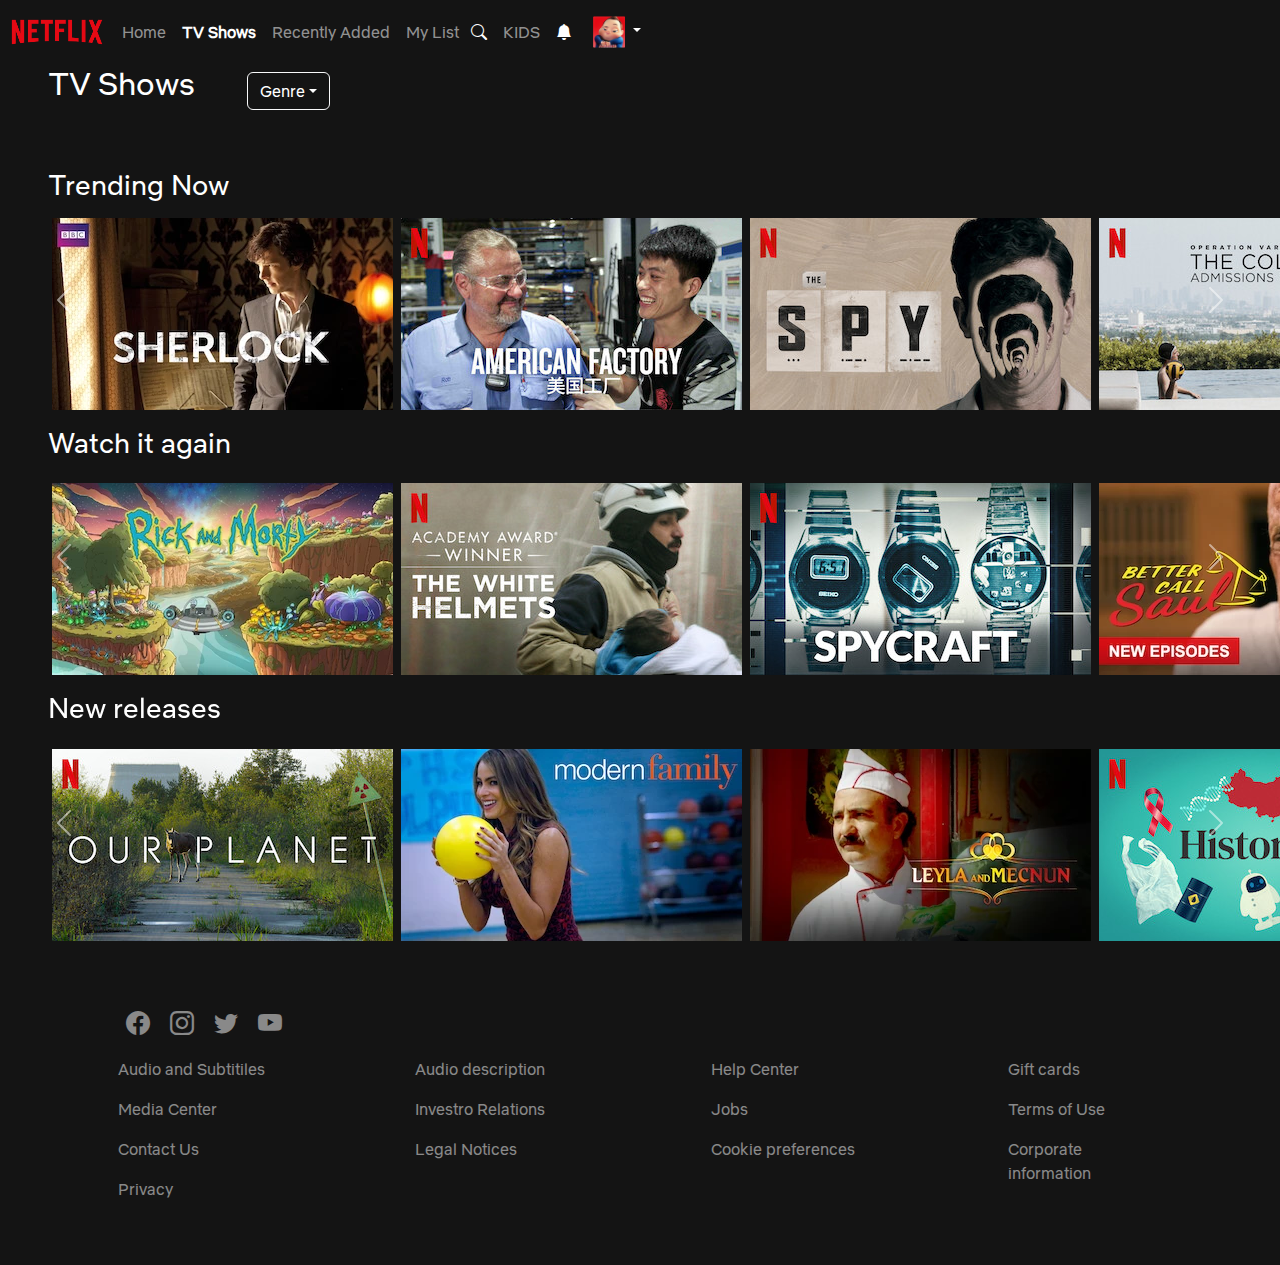
<file: index.html>
<!DOCTYPE html>
<html lang="en">
  <head>
    <meta charset="UTF-8" />
    <meta http-equiv="X-UA-Compatible" content="IE=edge" />
    <meta name="viewport" content="width=device-width, initial-scale=1.0" />
    <link
      rel="stylesheet"
      href="https://cdn.jsdelivr.net/npm/bootstrap@4.6.2/dist/css/bootstrap.min.css"
      integrity="sha384-xOolHFLEh07PJGoPkLv1IbcEPTNtaed2xpHsD9ESMhqIYd0nLMwNLD69Npy4HI+N"
      crossorigin="anonymous"
    />
    <link href="https://cdn.jsdelivr.net/npm/bootstrap@5.0.0-beta2/dist/css/bootstrap.min.css" rel="stylesheet">
    <link
      rel="stylesheet"
      href="https://cdn.jsdelivr.net/npm/bootstrap-icons@1.9.1/font/bootstrap-icons.css"
    />
    <link rel="preconnect" href="https://fonts.googleapis.com" />
    <link rel="stylesheet" href="style.css" />
    <title>Netflix</title>
  </head>
  <body>
    <nav class="navbar navbar-expand-lg navbar-dark px-5>
      <a class="navbar-brand" href="#"
        ><img src="assets/netflix_logo.png" height="48"
      /></a>

      <button
        class="navbar-toggler"
        type="button"
        data-toggle="collapse"
        data-target="#navbarSupportedContent"
        aria-controls="navbarSupportedContent"
        aria-expanded="false"
        aria-label="Toggle navigation"
      >
        <span class="navbar-toggler-icon"></span>
      </button>

      <div class="collapse navbar-collapse" id="navbarSupportedContent">
        <ul class="navbar-nav mr-auto">
          <li class="nav-item">
            <a class="nav-link" href="#"
              >Home</a
            >
          </li>
          <li class="nav-item">
            <a class="nav-link active" href="#">TV Shows</a>
          </li>
          <li class="nav-item">
            <a class="nav-link" href="#">Recently Added</a>
          </li>
          <li class="nav-item">
            <a class="nav-link" href="#">My List</a>
          </li>
        </ul>
        <ul class="navbar-nav  flex-row flex-md-col align-items-center mr-auto mr-lg-0 ">
          <li class="nav-item px-1">
          <div class="input-icon-wrapper">
            <i class="bi bi-search input-icon nav-item""></i>
          </div>
          <li class="nav-item px-1">
            <a class="nav-link" href="#">KIDS</a>
          </li>
          <li class="nav-item px-1">
            <i class="bi bi-bell-fill nav-item""></i>
        </li>
        </ul>
        <div class="dropdown px-1">
          <button
            class="btn text-white dropdown-toggle"
            type="button"
            data-toggle="dropdown"
            aria-expanded="false"
          >
            <img src="assets/avatar.png" height="32" width="32" />
          </button>
          <div class="dropdown-menu dropdown-menu-right">

            <a class="dropdown-item" href="user.html">Account</a>
            <a class="dropdown-item" href="settings.html">Settings</a>
          </div>
        </div>
      </div>
    </nav>
<div class="container-fluid px-5">
<h2 class="text-bold d-inline">TV Shows</h2>
<div class="dropdown d-inline px-5">
  <button
    class="btn text-white dropdown-toggle border border-light"
    type="button"
    data-toggle="dropdown"
    aria-expanded="false"
  >
  Genre</button>
  <div class="dropdown-menu dropdown-menu-right">
    <a class="dropdown-item" href="#">Action</a>
    <a class="dropdown-item" href="#">Horror</a>
    <a class="dropdown-item" href="#">Comedy</a>
  </div>
</div>
</div>

<div id="myCarousel" class="carousel slide container-fluid px-5" data-bs-ride="carousel">
  <h3 class="py-2">Trending Now</h3>
  <div class="carousel-inner w-100">
      <div class="carousel-item active">
          <div class="col-md-3 col-lg-auto carousel-hover  px-1 mb-1 mb-lg-0  carousel-hover">
              <div class="card card-body">
                  <img class="img-fluid" src="assets/media/media0.webp">
              </div>
              <div class="infos-container p-3">
                <div class="d-flex justify-content-between py-2">
                  <div class="d-flex">
                  <li class="circle play-circle"><i class="bi bi-play-fill"></i></li>
                  <li class="circle"><i class="bi bi-plus"></i></li>
                  <li class="circle"><i class="bi bi-hand-thumbs-up"></i></li>
                    </div>
                  <div>
                    <li class="circle">
                    <i class="bi bi-arrow-down py-2"></i>
                  </li>
                  </div>
                </div>
                <div class="info-row2 py-2"><span class="text-success">98% Match</span><span class="border border-ligh">16+</span><span>4 seasons</span><span><small class="border border-light">HD</span></small></div>
                <div>
                  <ul class="d-flex py-2 px-0">
                    <li class="mx-3">Emotional</li>
                    <li class="mx-3">Drama</li>
                    <li class="mx-3">Medical</li>
                  </ul>
                </div>
              </div>
          </div>
      </div>
      <div class="carousel-item">
          <div class="col-md-3 col-lg-auto carousel-hover  px-1 mb-1 mb-lg-0">
              <div class="card card-body">
                  <img class="img-fluid" src="assets/media/media1.jpg">
              </div>
                            <div class="infos-container p-3">
                <div class="d-flex justify-content-between py-2">
                  <div class="d-flex">
                  <li class="circle play-circle"><i class="bi bi-play-fill"></i></li>
                  <li class="circle"><i class="bi bi-plus"></i></li>
                  <li class="circle"><i class="bi bi-hand-thumbs-up"></i></li>
                    </div>
                  <div>
                    <li class="circle">
                    <i class="bi bi-arrow-down py-2"></i>
                  </li>
                  </div>
                </div>
                <div class="info-row2 py-2"><span class="text-success">98% Match</span><span class="border border-ligh">16+</span><span>4 seasons</span><span><small class="border border-light">HD</span></small></div>
                <div>
                  <ul class="d-flex py-2 px-0">
                    <li class="mx-3">Emotional</li>
                    <li class="mx-3">Drama</li>
                    <li class="mx-3">Medical</li>
                  </ul>
                </div>
              </div>
          </div>
      </div>
      <div class="carousel-item">
          <div class="col-md-3 col-lg-auto carousel-hover carousel-hover  px-1 mb-1 mb-lg-0">
              <div class="card card-body">
                  <img class="img-fluid" src="assets/media/media10.jpg">
              </div>
                                                        <div class="infos-container p-3">
                <div class="d-flex justify-content-between py-2">
                  <div class="d-flex">
                  <li class="circle play-circle"><i class="bi bi-play-fill"></i></li>
                  <li class="circle"><i class="bi bi-plus"></i></li>
                  <li class="circle"><i class="bi bi-hand-thumbs-up"></i></li>
                    </div>
                  <div>
                    <li class="circle">
                    <i class="bi bi-arrow-down py-2"></i>
                  </li>
                  </div>
                </div>
                <div class="info-row2 py-2"><span class="text-success">98% Match</span><span class="border border-ligh">16+</span><span>4 seasons</span><span><small class="border border-light">HD</span></small></div>
                <div>
                  <ul class="d-flex py-2 px-0">
                    <li class="mx-3">Emotional</li>
                    <li class="mx-3">Drama</li>
                    <li class="mx-3">Medical</li>
                  </ul>
                </div>
              </div>
          </div>
      </div>
      <div class="carousel-item">
          <div class="col-md-3 col-lg-auto carousel-hover   px-1 mb-1 mb-lg-0">
              <div class="card card-body">
                  <img class="img-fluid" src="assets/media/media11.jpg">
              </div>
                                                        <div class="infos-container p-3">
                <div class="d-flex justify-content-between py-2">
                  <div class="d-flex">
                  <li class="circle play-circle"><i class="bi bi-play-fill"></i></li>
                  <li class="circle"><i class="bi bi-plus"></i></li>
                  <li class="circle"><i class="bi bi-hand-thumbs-up"></i></li>
                    </div>
                  <div>
                    <li class="circle">
                    <i class="bi bi-arrow-down py-2"></i>
                  </li>
                  </div>
                </div>
                <div class="info-row2 py-2"><span class="text-success">98% Match</span><span class="border border-ligh">16+</span><span>4 seasons</span><span><small class="border border-light">HD</span></small></div>
                <div>
                  <ul class="d-flex py-2 px-0">
                    <li class="mx-3">Emotional</li>
                    <li class="mx-3">Drama</li>
                    <li class="mx-3">Medical</li>
                  </ul>
                </div>
              </div>
          </div>
      </div>
      <div class="carousel-item">
          <div class="col-md-3 col-lg-auto carousel-hover   px-1 mb-1 mb-lg-0">
              <div class="card card-body">
                  <img class="img-fluid" src="assets/media/media12.jpg">
              </div>
                                                        <div class="infos-container p-3">
                <div class="d-flex justify-content-between py-2">
                  <div class="d-flex">
                  <li class="circle play-circle"><i class="bi bi-play-fill"></i></li>
                  <li class="circle"><i class="bi bi-plus"></i></li>
                  <li class="circle"><i class="bi bi-hand-thumbs-up"></i></li>
                    </div>
                  <div>
                    <li class="circle">
                    <i class="bi bi-arrow-down py-2"></i>
                  </li>
                  </div>
                </div>
                <div class="info-row2 py-2"><span class="text-success">98% Match</span><span class="border border-ligh">16+</span><span>4 seasons</span><span><small class="border border-light">HD</span></small></div>
                <div>
                  <ul class="d-flex py-2 px-0">
                    <li class="mx-3">Emotional</li>
                    <li class="mx-3">Drama</li>
                    <li class="mx-3">Medical</li>
                  </ul>
                </div>
              </div>
          </div>
      </div>
      <div class="carousel-item">
          <div class="col-md-3 col-lg-auto carousel-hover   px-1 mb-1 mb-lg-0">
              <div class="card card-body">
                  <img class="img-fluid" src="assets/media/media13.jpg">
              </div>
                                                        <div class="infos-container p-3">
                <div class="d-flex justify-content-between py-2">
                  <div class="d-flex">
                  <li class="circle play-circle"><i class="bi bi-play-fill"></i></li>
                  <li class="circle"><i class="bi bi-plus"></i></li>
                  <li class="circle"><i class="bi bi-hand-thumbs-up"></i></li>
                    </div>
                  <div>
                    <li class="circle">
                    <i class="bi bi-arrow-down py-2"></i>
                  </li>
                  </div>
                </div>
                <div class="info-row2 py-2"><span class="text-success">98% Match</span><span class="border border-ligh">16+</span><span>4 seasons</span><span><small class="border border-light">HD</span></small></div>
                <div>
                  <ul class="d-flex py-2 px-0">
                    <li class="mx-3">Emotional</li>
                    <li class="mx-3">Drama</li>
                    <li class="mx-3">Medical</li>
                  </ul>
                </div>
              </div>
          </div>
      </div>
      <div class="carousel-item">
          <div class="col-md-3 col-lg-auto carousel-hover   px-1 mb-1 mb-lg-0">
              <div class="card card-body">
                  <img class="img-fluid" src="assets/media/media14.webp">
              </div>
                                                        <div class="infos-container p-3">
                <div class="d-flex justify-content-between py-2">
                  <div class="d-flex">
                  <li class="circle play-circle"><i class="bi bi-play-fill"></i></li>
                  <li class="circle"><i class="bi bi-plus"></i></li>
                  <li class="circle"><i class="bi bi-hand-thumbs-up"></i></li>
                    </div>
                  <div>
                    <li class="circle">
                    <i class="bi bi-arrow-down py-2"></i>
                  </li>
                  </div>
                </div>
                <div class="info-row2 py-2"><span class="text-success">98% Match</span><span class="border border-ligh">16+</span><span>4 seasons</span><span><small class="border border-light">HD</span></small></div>
                <div>
                  <ul class="d-flex py-2 px-0">
                    <li class="mx-3">Emotional</li>
                    <li class="mx-3">Drama</li>
                    <li class="mx-3">Medical</li>
                  </ul>
                </div>
              </div>
          </div>
      </div>
      <div class="carousel-item">
          <div class="col-md-3 col-lg-auto carousel-hover   px-1 mb-1 mb-lg-0">
              <div class="card card-body">
                  <img class="img-fluid" src="assets/media/media15.jpg">
              </div>
                                            <div class="infos-container p-3">
                <div class="d-flex justify-content-between py-2">
                  <div class="d-flex">
                  <li class="circle play-circle"><i class="bi bi-play-fill"></i></li>
                  <li class="circle"><i class="bi bi-plus"></i></li>
                  <li class="circle"><i class="bi bi-hand-thumbs-up"></i></li>
                    </div>
                  <div>
                    <li class="circle">
                    <i class="bi bi-arrow-down py-2"></i>
                  </li>
                  </div>
                </div>
                <div class="info-row2 py-2"><span class="text-success">98% Match</span><span class="border border-ligh">16+</span><span>4 seasons</span><span><small class="border border-light">HD</span></small></div>
                <div>
                  <ul class="d-flex py-2 px-0">
                    <li class="mx-3">Emotional</li>
                    <li class="mx-3">Drama</li>
                    <li class="mx-3">Medical</li>
                  </ul>
                </div>
              </div>
          </div>
      </div>
  </div>
  <button class="carousel-control-prev" type="button" data-bs-target="#myCarousel" data-bs-slide="prev">
      <span class="carousel-control-prev-icon" aria-hidden="true"></span>
      <span class="visually-hidden">Previous</span>
  </button>
  <button class="carousel-control-next" type="button" data-bs-target="#myCarousel" data-bs-slide="next">
      <span class="carousel-control-next-icon" aria-hidden="true"></span>
      <span class="visually-hidden">Next</span>
  </button>
</div>


<div id="myCarousel2" class="carousel watchit slide container-fluid px-5" data-bs-ride="carousel">
  <h3 class="py-3">Watch it again</h3>
  <div class="carousel-inner w-100 watchit">
      <div class="carousel-item active">
          <div class="col-md-3 col-lg-auto carousel-hover   px-1 mb-1 mb-lg-0">
              <div class="card card-body">
                  <img class="img-fluid" src="assets/media/media16.webp">
              </div>
                                                        <div class="infos-container p-3">
                <div class="d-flex justify-content-between py-2">
                  <div class="d-flex">
                  <li class="circle play-circle"><i class="bi bi-play-fill"></i></li>
                  <li class="circle"><i class="bi bi-plus"></i></li>
                  <li class="circle"><i class="bi bi-hand-thumbs-up"></i></li>
                    </div>
                  <div>
                    <li class="circle">
                    <i class="bi bi-arrow-down py-2"></i>
                  </li>
                  </div>
                </div>
                <div class="info-row2 py-2"><span class="text-success">98% Match</span><span class="border border-ligh">16+</span><span>4 seasons</span><span><small class="border border-light">HD</span></small></div>
                <div>
                  <ul class="d-flex py-2 px-0">
                    <li class="mx-3">Emotional</li>
                    <li class="mx-3">Drama</li>
                    <li class="mx-3">Medical</li>
                  </ul>
                </div>
              </div>
          </div>
      </div>
      <div class="carousel-item">
          <div class="col-md-3 col-lg-auto carousel-hover   px-1 mb-1 mb-lg-0">
              <div class="card card-body">
                  <img class="img-fluid" src="assets/media/media17.jpg">
              </div>
                                                        <div class="infos-container p-3">
                <div class="d-flex justify-content-between py-2">
                  <div class="d-flex">
                  <li class="circle play-circle"><i class="bi bi-play-fill"></i></li>
                  <li class="circle"><i class="bi bi-plus"></i></li>
                  <li class="circle"><i class="bi bi-hand-thumbs-up"></i></li>
                    </div>
                  <div>
                    <li class="circle">
                    <i class="bi bi-arrow-down py-2"></i>
                  </li>
                  </div>
                </div>
                <div class="info-row2 py-2"><span class="text-success">98% Match</span><span class="border border-ligh">16+</span><span>4 seasons</span><span><small class="border border-light">HD</span></small></div>
                <div>
                  <ul class="d-flex py-2 px-0">
                    <li class="mx-3">Emotional</li>
                    <li class="mx-3">Drama</li>
                    <li class="mx-3">Medical</li>
                  </ul>
                </div>
              </div>
          </div>
      </div>
      <div class="carousel-item">
          <div class="col-md-3 col-lg-auto carousel-hover   px-1 mb-1 mb-lg-0">
              <div class="card card-body">
                  <img class="img-fluid" src="assets/media/media18.jpg">
              </div>
                                                        <div class="infos-container p-3">
                <div class="d-flex justify-content-between py-2">
                  <div class="d-flex">
                  <li class="circle play-circle"><i class="bi bi-play-fill"></i></li>
                  <li class="circle"><i class="bi bi-plus"></i></li>
                  <li class="circle"><i class="bi bi-hand-thumbs-up"></i></li>
                    </div>
                  <div>
                    <li class="circle">
                    <i class="bi bi-arrow-down py-2"></i>
                  </li>
                  </div>
                </div>
                <div class="info-row2 py-2"><span class="text-success">98% Match</span><span class="border border-ligh">16+</span><span>4 seasons</span><span><small class="border border-light">HD</span></small></div>
                <div>
                  <ul class="d-flex py-2 px-0">
                    <li class="mx-3">Emotional</li>
                    <li class="mx-3">Drama</li>
                    <li class="mx-3">Medical</li>
                  </ul>
                </div>
              </div>
          </div>
      </div>
      <div class="carousel-item">
          <div class="col-md-3 col-lg-auto carousel-hover   px-1 mb-1 mb-lg-0">
              <div class="card card-body">
                  <img class="img-fluid" src="assets/media/media19.webp">
              </div>
                                                        <div class="infos-container p-3">
                <div class="d-flex justify-content-between py-2">
                  <div class="d-flex">
                  <li class="circle play-circle"><i class="bi bi-play-fill"></i></li>
                  <li class="circle"><i class="bi bi-plus"></i></li>
                  <li class="circle"><i class="bi bi-hand-thumbs-up"></i></li>
                    </div>
                  <div>
                    <li class="circle">
                    <i class="bi bi-arrow-down py-2"></i>
                  </li>
                  </div>
                </div>
                <div class="info-row2 py-2"><span class="text-success">98% Match</span><span class="border border-ligh">16+</span><span>4 seasons</span><span><small class="border border-light">HD</span></small></div>
                <div>
                  <ul class="d-flex py-2 px-0">
                    <li class="mx-3">Emotional</li>
                    <li class="mx-3">Drama</li>
                    <li class="mx-3">Medical</li>
                  </ul>
                </div>
              </div>
          </div>
      </div>
      <div class="carousel-item">
          <div class="col-md-3 col-lg-auto carousel-hover   px-1 mb-1 mb-lg-0">
              <div class="card card-body">
                  <img class="img-fluid" src="assets/media/media20.jpg">
              </div>
                                                        <div class="infos-container p-3">
                <div class="d-flex justify-content-between py-2">
                  <div class="d-flex">
                  <li class="circle play-circle"><i class="bi bi-play-fill"></i></li>
                  <li class="circle"><i class="bi bi-plus"></i></li>
                  <li class="circle"><i class="bi bi-hand-thumbs-up"></i></li>
                    </div>
                  <div>
                    <li class="circle">
                    <i class="bi bi-arrow-down py-2"></i>
                  </li>
                  </div>
                </div>
                <div class="info-row2 py-2"><span class="text-success">98% Match</span><span class="border border-ligh">16+</span><span>4 seasons</span><span><small class="border border-light">HD</span></small></div>
                <div>
                  <ul class="d-flex py-2 px-0">
                    <li class="mx-3">Emotional</li>
                    <li class="mx-3">Drama</li>
                    <li class="mx-3">Medical</li>
                  </ul>
                </div>
              </div>
          </div>
      </div>
      <div class="carousel-item">
          <div class="col-md-3 col-lg-auto carousel-hover   px-1 mb-1 mb-lg-0">
              <div class="card card-body">
                  <img class="img-fluid" src="assets/media/media21.webp">
              </div>
                                                        <div class="infos-container p-3">
                <div class="d-flex justify-content-between py-2">
                  <div class="d-flex">
                  <li class="circle play-circle"><i class="bi bi-play-fill"></i></li>
                  <li class="circle"><i class="bi bi-plus"></i></li>
                  <li class="circle"><i class="bi bi-hand-thumbs-up"></i></li>
                    </div>
                  <div>
                    <li class="circle">
                    <i class="bi bi-arrow-down py-2"></i>
                  </li>
                  </div>
                </div>
                <div class="info-row2 py-2"><span class="text-success">98% Match</span><span class="border border-ligh">16+</span><span>4 seasons</span><span><small class="border border-light">HD</span></small></div>
                <div>
                  <ul class="d-flex py-2 px-0">
                    <li class="mx-3">Emotional</li>
                    <li class="mx-3">Drama</li>
                    <li class="mx-3">Medical</li>
                  </ul>
                </div>
              </div>
          </div>
      </div>
      <div class="carousel-item">
          <div class="col-md-3 col-lg-auto carousel-hover   px-1 mb-1 mb-lg-0">
              <div class="card card-body">
                  <img class="img-fluid" src="assets/media/media22.webp">
              </div>
                                                        <div class="infos-container p-3">
                <div class="d-flex justify-content-between py-2">
                  <div class="d-flex">
                  <li class="circle play-circle"><i class="bi bi-play-fill"></i></li>
                  <li class="circle"><i class="bi bi-plus"></i></li>
                  <li class="circle"><i class="bi bi-hand-thumbs-up"></i></li>
                    </div>
                  <div>
                    <li class="circle">
                    <i class="bi bi-arrow-down py-2"></i>
                  </li>
                  </div>
                </div>
                <div class="info-row2 py-2"><span class="text-success">98% Match</span><span class="border border-ligh">16+</span><span>4 seasons</span><span><small class="border border-light">HD</span></small></div>
                <div>
                  <ul class="d-flex py-2 px-0">
                    <li class="mx-3">Emotional</li>
                    <li class="mx-3">Drama</li>
                    <li class="mx-3">Medical</li>
                  </ul>
                </div>
              </div>
          </div>
      </div>
      <div class="carousel-item">
          <div class="col-md-3 col-lg-auto carousel-hover   px-1 mb-1 mb-lg-0">
              <div class="card card-body">
                  <img class="img-fluid" src="assets/media/media23.webp">
              </div>
                                                        <div class="infos-container p-3">
                <div class="d-flex justify-content-between py-2">
                  <div class="d-flex">
                  <li class="circle play-circle"><i class="bi bi-play-fill"></i></li>
                  <li class="circle"><i class="bi bi-plus"></i></li>
                  <li class="circle"><i class="bi bi-hand-thumbs-up"></i></li>
                    </div>
                  <div>
                    <li class="circle">
                    <i class="bi bi-arrow-down py-2"></i>
                  </li>
                  </div>
                </div>
                <div class="info-row2 py-2"><span class="text-success">98% Match</span><span class="border border-ligh">16+</span><span>4 seasons</span><span><small class="border border-light">HD</span></small></div>
                <div>
                  <ul class="d-flex py-2 px-0">
                    <li class="mx-3">Emotional</li>
                    <li class="mx-3">Drama</li>
                    <li class="mx-3">Medical</li>
                  </ul>
                </div>
              </div>
          </div>
      </div>
  </div>
  <button class="carousel-control-prev" type="button" data-bs-target="#myCarousel2" data-bs-slide="prev">
      <span class="carousel-control-prev-icon" aria-hidden="true"></span>
      <span class="visually-hidden">Previous</span>
  </button>
  <button class="carousel-control-next" type="button" data-bs-target="#myCarousel2" data-bs-slide="next">
      <span class="carousel-control-next-icon" aria-hidden="true"></span>
      <span class="visually-hidden">Next</span>
  </button>
</div>

<div id="myCarousel3" class="carousel slide container-fluid px-5" data-bs-ride="carousel">
  <h3 class="py-3">New releases</h3>
  <div class="carousel-inner w-100">
      <div class="carousel-item active">
          <div class="col-md-3 col-lg-auto carousel-hover   px-1 mb-1 mb-lg-0">
              <div class="card card-body">
                  <img class="img-fluid" src="assets/media/media24.jpg">
              </div>
                                                        <div class="infos-container p-3">
                <div class="d-flex justify-content-between py-2">
                  <div class="d-flex">
                  <li class="circle play-circle"><i class="bi bi-play-fill"></i></li>
                  <li class="circle"><i class="bi bi-plus"></i></li>
                  <li class="circle"><i class="bi bi-hand-thumbs-up"></i></li>
                    </div>
                  <div>
                    <li class="circle">
                    <i class="bi bi-arrow-down py-2"></i>
                  </li>
                  </div>
                </div>
                <div class="info-row2 py-2"><span class="text-success">98% Match</span><span class="border border-ligh">16+</span><span>4 seasons</span><span><small class="border border-light">HD</span></small></div>
                <div>
                  <ul class="d-flex py-2 px-0">
                    <li class="mx-3">Emotional</li>
                    <li class="mx-3">Drama</li>
                    <li class="mx-3">Medical</li>
                  </ul>
                </div>
              </div>
          </div>
      </div>
      <div class="carousel-item">
          <div class="col-md-3 col-lg-auto carousel-hover   px-1 mb-1 mb-lg-0">
              <div class="card card-body">
                  <img class="img-fluid" src="assets/media/media25.webp">
              </div>
                                                        <div class="infos-container p-3">
                <div class="d-flex justify-content-between py-2">
                  <div class="d-flex">
                  <li class="circle play-circle"><i class="bi bi-play-fill"></i></li>
                  <li class="circle"><i class="bi bi-plus"></i></li>
                  <li class="circle"><i class="bi bi-hand-thumbs-up"></i></li>
                    </div>
                  <div>
                    <li class="circle">
                    <i class="bi bi-arrow-down py-2"></i>
                  </li>
                  </div>
                </div>
                <div class="info-row2 py-2"><span class="text-success">98% Match</span><span class="border border-ligh">16+</span><span>4 seasons</span><span><small class="border border-light">HD</span></small></div>
                <div>
                  <ul class="d-flex py-2 px-0">
                    <li class="mx-3">Emotional</li>
                    <li class="mx-3">Drama</li>
                    <li class="mx-3">Medical</li>
                  </ul>
                </div>
              </div>
          </div>
      </div>
      <div class="carousel-item">
          <div class="col-md-3 col-lg-auto carousel-hover   px-1 mb-1 mb-lg-0">
              <div class="card card-body">
                  <img class="img-fluid" src="assets/media/media26.webp">
              </div>
                                                        <div class="infos-container p-3">
                <div class="d-flex justify-content-between py-2">
                  <div class="d-flex">
                  <li class="circle play-circle"><i class="bi bi-play-fill"></i></li>
                  <li class="circle"><i class="bi bi-plus"></i></li>
                  <li class="circle"><i class="bi bi-hand-thumbs-up"></i></li>
                    </div>
                  <div>
                    <li class="circle">
                    <i class="bi bi-arrow-down py-2"></i>
                  </li>
                  </div>
                </div>
                <div class="info-row2 py-2"><span class="text-success">98% Match</span><span class="border border-ligh">16+</span><span>4 seasons</span><span><small class="border border-light">HD</span></small></div>
                <div>
                  <ul class="d-flex py-2 px-0">
                    <li class="mx-3">Emotional</li>
                    <li class="mx-3">Drama</li>
                    <li class="mx-3">Medical</li>
                  </ul>
                </div>
              </div>
          </div>
      </div>
      <div class="carousel-item">
          <div class="col-md-3 col-lg-auto carousel-hover   px-1 mb-1 mb-lg-0">
              <div class="card card-body">
                  <img class="img-fluid" src="assets/media/media27.jpg">
              </div>
                                                        <div class="infos-container p-3">
                <div class="d-flex justify-content-between py-2">
                  <div class="d-flex">
                  <li class="circle play-circle"><i class="bi bi-play-fill"></i></li>
                  <li class="circle"><i class="bi bi-plus"></i></li>
                  <li class="circle"><i class="bi bi-hand-thumbs-up"></i></li>
                    </div>
                  <div>
                    <li class="circle">
                    <i class="bi bi-arrow-down py-2"></i>
                  </li>
                  </div>
                </div>
                <div class="info-row2 py-2"><span class="text-success">98% Match</span><span class="border border-ligh">16+</span><span>4 seasons</span><span><small class="border border-light">HD</span></small></div>
                <div>
                  <ul class="d-flex py-2 px-0">
                    <li class="mx-3">Emotional</li>
                    <li class="mx-3">Drama</li>
                    <li class="mx-3">Medical</li>
                  </ul>
                </div>
              </div>
          </div>
      </div>
      <div class="carousel-item">
          <div class="col-md-3 col-lg-auto carousel-hover   px-1 mb-1 mb-lg-0">
              <div class="card card-body">
                  <img class="img-fluid" src="assets/media/media28.jpg">
              </div>
                                                        <div class="infos-container p-3">
                <div class="d-flex justify-content-between py-2">
                  <div class="d-flex">
                  <li class="circle play-circle"><i class="bi bi-play-fill"></i></li>
                  <li class="circle"><i class="bi bi-plus"></i></li>
                  <li class="circle"><i class="bi bi-hand-thumbs-up"></i></li>
                    </div>
                  <div>
                    <li class="circle">
                    <i class="bi bi-arrow-down py-2"></i>
                  </li>
                  </div>
                </div>
                <div class="info-row2 py-2"><span class="text-success">98% Match</span><span class="border border-ligh">16+</span><span>4 seasons</span><span><small class="border border-light">HD</span></small></div>
                <div>
                  <ul class="d-flex py-2 px-0">
                    <li class="mx-3">Emotional</li>
                    <li class="mx-3">Drama</li>
                    <li class="mx-3">Medical</li>
                  </ul>
                </div>
              </div>
          </div>
      </div>
      <div class="carousel-item">
          <div class="col-md-3 col-lg-auto carousel-hover   px-1 mb-1 mb-lg-0">
              <div class="card card-body">
                  <img class="img-fluid" src="assets/media/media29.jpg">
              </div>
                                                        <div class="infos-container p-3">
                <div class="d-flex justify-content-between py-2">
                  <div class="d-flex">
                  <li class="circle play-circle"><i class="bi bi-play-fill"></i></li>
                  <li class="circle"><i class="bi bi-plus"></i></li>
                  <li class="circle"><i class="bi bi-hand-thumbs-up"></i></li>
                    </div>
                  <div>
                    <li class="circle">
                    <i class="bi bi-arrow-down py-2"></i>
                  </li>
                  </div>
                </div>
                <div class="info-row2 py-2"><span class="text-success">98% Match</span><span class="border border-ligh">16+</span><span>4 seasons</span><span><small class="border border-light">HD</span></small></div>
                <div>
                  <ul class="d-flex py-2 px-0">
                    <li class="mx-3">Emotional</li>
                    <li class="mx-3">Drama</li>
                    <li class="mx-3">Medical</li>
                  </ul>
                </div>
              </div>
          </div>
      </div>
      <div class="carousel-item">
          <div class="col-md-3 col-lg-auto carousel-hover   px-1 mb-1 mb-lg-0">
              <div class="card card-body">
                  <img class="img-fluid" src="assets/media/media30.jpg">
              </div>
                                                        <div class="infos-container p-3">
                <div class="d-flex justify-content-between py-2">
                  <div class="d-flex">
                  <li class="circle play-circle"><i class="bi bi-play-fill"></i></li>
                  <li class="circle"><i class="bi bi-plus"></i></li>
                  <li class="circle"><i class="bi bi-hand-thumbs-up"></i></li>
                    </div>
                  <div>
                    <li class="circle">
                    <i class="bi bi-arrow-down py-2"></i>
                  </li>
                  </div>
                </div>
                <div class="info-row2 py-2"><span class="text-success">98% Match</span><span class="border border-ligh">16+</span><span>4 seasons</span><span><small class="border border-light">HD</span></small></div>
                <div>
                  <ul class="d-flex py-2 px-0">
                    <li class="mx-3">Emotional</li>
                    <li class="mx-3">Drama</li>
                    <li class="mx-3">Medical</li>
                  </ul>
                </div>
              </div>
          </div>
      </div>
      <div class="carousel-item">
          <div class="col-md-3 col-lg-auto  px-1 mb-1 mb-lg-0">
              <div class="card card-body">
                  <img class="img-fluid" src="assets/media/media31.webp">
              </div>
                            <div class="infos-container p-3">
                <div class="d-flex justify-content-between py2">
                  <div>
                  <i class="bi bi-play-fill"></i>
                  <i class="bi bi-plus"></i>
                  <i class="bi bi-hand-thumbs-up"></i>
                  </div>
                  <div>
                    <i class="bi bi-arrow-down py-2"></i>
                  </div>
                </div>
                <div class="info-row2"><span>98% Match</span><span>16+</span><span>4 seasons</span><span>HD</span></div>
                <div>
                  <ul class="d-flex py-2">
                    <li class="mx-3">Emotional</li>
                    <li class="mx-3">Drama</li>
                    <li class="mx-3">Medical</li>
                  </ul>
                </div>
              </div>
          </div>
      </div>
  </div>
  <button class="carousel-control-prev" type="button" data-bs-target="#myCarousel3" data-bs-slide="prev">
      <span class="carousel-control-prev-icon" aria-hidden="true"></span>
      <span class="visually-hidden">Previous</span>
  </button>
  <button class="carousel-control-next" type="button" data-bs-target="#myCarousel3" data-bs-slide="next">
      <span class="carousel-control-next-icon" aria-hidden="true"></span>
      <span class="visually-hidden">Next</span>
  </button>
</div>
<footer class="footer text-left my-5 text-white-50">
  <div class="container px-5">
    <div class="row">
      <div class="py-3 color-secondary social-icons">
    <i class="bi bi-facebook px-2"></i>
    <i class="bi bi-instagram px-2"></i>
    <i class="bi bi-twitter px-2"></i>
    <i class="bi bi-youtube px-2"></i>
    </div>
    </div>
      <div class="row justify-content-between">
          <div class="col-lg-2 mb-3 mb-lg-0">
              <p>Audio and Subtitiles</p>
              <p>Media Center</p>
              <p>Contact Us</p>
              <p>Privacy</p>
          </div>
          <div class="col-lg-2 mb-3 mb-lg-0">
            <p>Audio description</p>
            <p>Investro Relations</p>
            <p>Legal Notices</p>
        </div>
        <div class="col-lg-2 mb-3 mb-lg-0">
          <p>Help Center</p>
          <p>Jobs</p>
          <p>Cookie preferences</p>
      </div>
      <div class="col-lg-2 mb-3 mb-lg-0">
        <p>Gift cards</p>
        <p>Terms of Use</p>
        <p>Corporate information</p>
    </div>
      </div>
  </div>
</footer>


    </div>
    <script src="https://cdn.jsdelivr.net/npm/bootstrap@5.0.0-beta2/dist/js/bootstrap.bundle.min.js"></script>
    <script src="https://cdnjs.cloudflare.com/ajax/libs/jquery/3.5.1/jquery.min.js"></script>
    <script
      src="https://cdn.jsdelivr.net/npm/jquery@3.5.1/dist/jquery.slim.min.js"
      integrity="sha384-DfXdz2htPH0lsSSs5nCTpuj/zy4C+OGpamoFVy38MVBnE+IbbVYUew+OrCXaRkfj"
      crossorigin="anonymous"
    ></script>
    <script
      src="https://cdn.jsdelivr.net/npm/bootstrap@4.6.2/dist/js/bootstrap.bundle.min.js"
      integrity="sha384-Fy6S3B9q64WdZWQUiU+q4/2Lc9npb8tCaSX9FK7E8HnRr0Jz8D6OP9dO5Vg3Q9ct"
      crossorigin="anonymous"
    ></script>
    <script src="js/script.js"></script>
  </body>
</html>
</file>
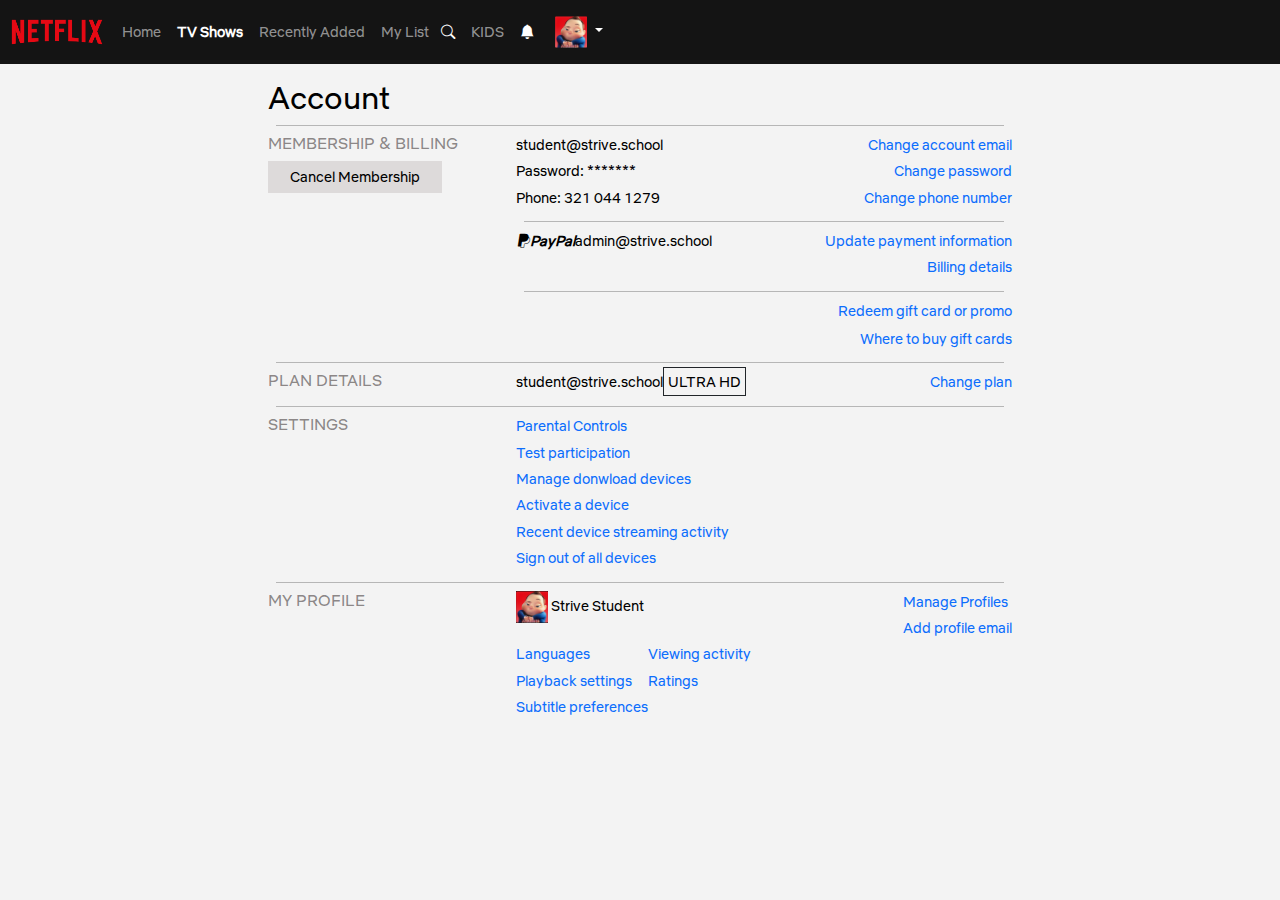
<file: settings.html>
<!DOCTYPE html>
<html lang="en">
  <head>
    <meta charset="UTF-8" />
    <meta http-equiv="X-UA-Compatible" content="IE=edge" />
    <meta name="viewport" content="width=device-width, initial-scale=1.0" />
    <link
      rel="stylesheet"
      href="https://cdn.jsdelivr.net/npm/bootstrap@4.6.2/dist/css/bootstrap.min.css"
      integrity="sha384-xOolHFLEh07PJGoPkLv1IbcEPTNtaed2xpHsD9ESMhqIYd0nLMwNLD69Npy4HI+N"
      crossorigin="anonymous"
    />
    <link href="https://cdn.jsdelivr.net/npm/bootstrap@5.0.0-beta2/dist/css/bootstrap.min.css" rel="stylesheet">
    <link
      rel="stylesheet"
      href="https://cdn.jsdelivr.net/npm/bootstrap-icons@1.9.1/font/bootstrap-icons.css"
    />
    <link rel="preconnect" href="https://fonts.googleapis.com" />
    <link rel="stylesheet" href="style.css" />
    <title>Netflix</title>
  </head>
  <body id="settings-body">
    <nav class="navbar navbar-expand-lg navbar-dark px-5>
        <a class="navbar-brand" href="#"
          ><img src="assets/netflix_logo.png" height="48"
        /></a>
  
        <button
          class="navbar-toggler"
          type="button"
          data-toggle="collapse"
          data-target="#navbarSupportedContent"
          aria-controls="navbarSupportedContent"
          aria-expanded="false"
          aria-label="Toggle navigation"
        >
          <span class="navbar-toggler-icon"></span>
        </button>
  
        <div class="collapse navbar-collapse" id="navbarSupportedContent">
          <ul class="navbar-nav mr-auto">
            <li class="nav-item">
              <a class="nav-link" href="#"
                >Home</a
              >
            </li>
            <li class="nav-item">
              <a class="nav-link active" href="#">TV Shows</a>
            </li>
            <li class="nav-item">
              <a class="nav-link" href="#">Recently Added</a>
            </li>
            <li class="nav-item">
              <a class="nav-link" href="#">My List</a>
            </li>
          </ul>
          <ul class="navbar-nav  flex-row flex-md-col align-items-center mr-auto mr-lg-0 ">
            <li class="nav-item px-1">
            <div class="input-icon-wrapper">
              <i class="bi bi-search input-icon nav-item""></i>
            </div>
            <li class="nav-item px-1">
              <a class="nav-link" href="#">KIDS</a>
            </li>
            <li class="nav-item px-1">
              <i class="bi bi-bell-fill nav-item""></i>
          </li>
          </ul>
          <div class="dropdown px-1">
            <button
              class="btn text-white dropdown-toggle"
              type="button"
              data-toggle="dropdown"
              aria-expanded="false"
            >
              <img src="assets/avatar.png" height="32" width="32" />
            </button>
            <div class="dropdown-menu dropdown-menu-right dropdown">
  
              <a class="dropdown-item" href="user.html">Account</a>
              <a class="dropdown-item" href="settings.html">Settings</a>
            </div>
          </div>
        </div>
      </nav>
    <section id="settings"> 
        <div class="container">
            <h2>Account</h2>
            <hr>
            <div class="d-flex flex-column flex-lg-row">
                <div class="d-flex flex-column  col-12 col-md-4">
                <h5>MEMBERSHIP & BILLING</h5>
                <button>Cancel Membership</button>
                </div>
                <div class="d-flex flex-column col-12 col-md-8">
                <div class="flex-rows">
                    <p>student@strive.school</p>
                    <p class="text-primary">Change account email</p>
                </div>
                <div class="f-flex flex-rows">
                    <p>Password: *******</p>
                    <p class="text-primary">Change password</p>
                </div>
                <div class="d-flex flex-rows">
                    <p>Phone: 321 044 1279</p>
                    <p class="text-primary">Change phone number</p>
                </div>
                <hr>
                <div class="d-flex flex-rows">
                    <p><i class="bi bi-paypal">PayPal</i><span class="pl-3">admin@strive.school</span></p>
                    <p class="text-primary">Update payment information</p>
                </div>
                <div>
                    <p class="text-primary d-flex justify-content-end">Billing details</p>
                </div>
                <hr>
                <div class="d-flex align-items-end flex-column">
                    <p class="text-primary">Redeem gift card or promo <code></code></p>
                    <p class="text-primary">Where to buy gift cards</p>
                </div>
                </div>
            </div>
            <hr>
            <div class="d-flex">
                <div class="d-flex flex-column col-12 col-md-4">
                    <h5>PLAN DETAILS</h5>
                </div>
                <div class="d-flex col-12 col-md-8 flex-rows">
                        <p>student@strive.school<span class="ml-3 p-1 border border-dark">ULTRA HD</span></p>
                        <p class="text-primary">Change plan</p>
                </div>
            </div>
            <hr>
            <div class="d-flex">
                <div class="d-flex flex-column col-12 col-md-4">
                    <h5>SETTINGS</h5>
                </div>
                <div class="d-flex col-12 col-md-8 flex-column">
                        <p class="text-primary">Parental Controls</p>
                        <p class="text-primary">Test participation</p>
                        <p class="text-primary">Manage donwload devices</p>
                        <p class="text-primary">Activate a device</p>
                        <p class="text-primary">Recent device streaming activity</p>
                        <p class="text-primary">Sign out of all devices</p>
                </div>
            </div>
            <hr>
            <div class="d-flex">
                <div class="d-flex flex-column col-12 col-md-4">
                    <h5>MY PROFILE</h5>
                </div>
                <div class="d-flex col-12 col-md-8 flex-rows">
                    <DIV class="">
                        <img src="assets/avatar.png" alt="avatar" height="32" width="32" class="mr-3"> Strive Student
                    </DIV>
                    <div>
                        <p class="text-primary">Manage Profiles</p>
                        <p class="text-primary">Add profile email</p>
                    </div>
                    
                    </div>
                </div>
                <div class="d-flex">
                <div class="d-flex flex-column col-12 col-md-4">
                </div>
 
                <div class="d-flex col-12 col-md-8">
                <div class="d-flex flex-column mr-5">
                    <p class="text-primary">Languages</p>
                    <p class="text-primary">Playback settings</p>
                    <p class="text-primary">Subtitle preferences</p>
                </div>
                <div class="d-flex flex-column ml-5 last-row">
                    <p class="text-primary">Viewing activity</p>
                    <p class="text-primary">Ratings</p>
                </div>
                </div>

            </div>
        </div>

    </section>
</file>
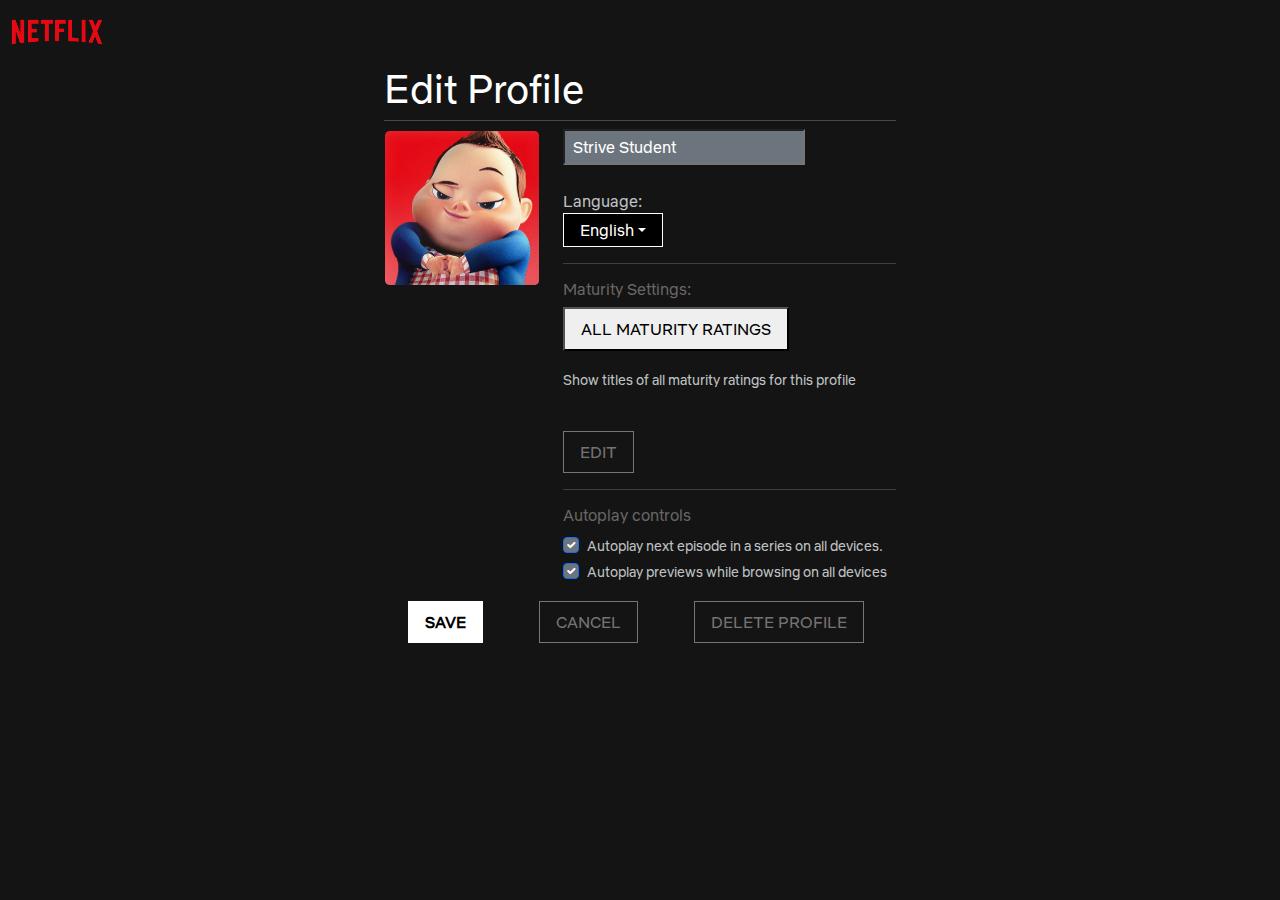
<file: user.html>
<!DOCTYPE html>
<html lang="en">
  <head>
    <meta charset="UTF-8" />
    <meta http-equiv="X-UA-Compatible" content="IE=edge" />
    <meta name="viewport" content="width=device-width, initial-scale=1.0" />
    <link
      rel="stylesheet"
      href="https://cdn.jsdelivr.net/npm/bootstrap@4.6.2/dist/css/bootstrap.min.css"
      integrity="sha384-xOolHFLEh07PJGoPkLv1IbcEPTNtaed2xpHsD9ESMhqIYd0nLMwNLD69Npy4HI+N"
      crossorigin="anonymous"
    />
    <link href="https://cdn.jsdelivr.net/npm/bootstrap@5.0.0-beta2/dist/css/bootstrap.min.css" rel="stylesheet">
    <link
      rel="stylesheet"
      href="https://cdn.jsdelivr.net/npm/bootstrap-icons@1.9.1/font/bootstrap-icons.css"
    />
    <link rel="preconnect" href="https://fonts.googleapis.com" />
    <link rel="stylesheet" href="style.css" />
    <title>Netflix</title>
  </head>
  <body class="user-body">
    <nav class="navbar navbar-expand-lg navbar-dark px-5>
        <a class="navbar-brand" href="index.html"
          ><img src="./assets/netflix_logo.png" height="48"
        /></a>
      </nav>
      <section id="user-window">
        <div class="container mx-10 px-0">
            <div class="d-flex h1">
                <h1>Edit Profile</h1>
                <div class="w-20"></div>
            </div>
            
            <div class="row">
            <div class="user-wrapper col-4"><img src="assets/avatar.png" alt="avatar"></div>
            <div class="user-info-wrapper col-8">
                <input type="text" class="bg-secondary text-white px-2 py-1" value="Strive Student"><br>
                <label for="dropdown-menu" class="pt-4">Language:</label>
                <div class="input-group">
                    <div class="input-group-prepend">
                      <button class=" btn-outline-secondary dropdown-toggle py-1" type="button" data-toggle="dropdown" aria-expanded="false">English</button>
                      <div class="dropdown-menu">
                        <a class="dropdown-item" href="#">German</a>
                        <a class="dropdown-item" href="#">Polish</a>
                      </div>
                    </div>
                  </div>
                  <hr>
                  <h6>Maturity Settings:</h6>
                  <button class="btn-secondary ">ALL MATURITY RATINGS</button><br>
                  <p class="pt-3 pb-0"><small>Show titles of all maturity ratings for this profile</small></p><br>
                  <button class="btn-light">EDIT</button>
                  <hr>
                  <h6>Autoplay controls</h6>
                  <div class="form-check">
                    <input class="form-check-input" type="checkbox" value="" id="flexCheckChecked" checked>
                    <label class="form-check-label" for="flexCheckChecked">
                      <small>Autoplay next episode in a series on all devices.</small>
                    </label>
                  </div>
                  <div class="form-check">
                    <input class="form-check-input" type="checkbox" value="" id="flexCheckChecked" checked>
                    <label class="form-check-label" for="flexCheckChecked">
                      <small>Autoplay previews while browsing on all devices</small>
                    </label>
                  </div>

            </div>

            </div>
            <div class="d-flex justify-content-around">
                <button class="btn-light my-3">SAVE</button>
                <button class="btn-light my-3">CANCEL</button>
                <button class="btn-light my-3">DELETE PROFILE</button>
            </div>
        </div>
      </section>
  </body>
</file>
<file: style.css>
body {
    background-color: #141414;
    font-family: "NetflixSans";
    animation: fadein 1.5s;
    animation-fill-mode: both;
    box-sizing: border-box;
    color: white;
  }

  h1 , h2 , h3 , h4 , h5 , h6 {
    font-family: "NetflixSans";
  }
  @font-face {
    font-family: "NetflixSans";
    src: url(fonts/NetflixSans-Regular.otf);
  }
  
  @keyframes fadein {
    0% {
      opacity: 0;
    }
    100% {
      opacity: 1;
    }
  }
  button {
    border-radius: 0;
  }
  
  h3 {
    color: white;
  }
  .navbar {
    background-color: #141414;

  }
  
  .navbar-dark .navbar-nav .active {
    font-weight: bolder;
  }
    

  i {
    color: white;
    font-weight: bolder;
    cursor: pointer;
  }

  .carousel-control-next, .carousel-control-prev {
    width: 10%;
    bottom: -30px;
  }
  



@media (max-width: 768px) {
    .carousel-inner .carousel-item>div {
        display: none;
    }

    .carousel-inner .carousel-item>div:first-child {
        display: block;
    }
}

.carousel-inner .carousel-item.active,
.carousel-inner .carousel-item-start,
.carousel-inner .carousel-item-next,
.carousel-inner .carousel-item-prev {
    display: flex;
}

@media (min-width: 768px) {

    .carousel-inner .carousel-item-right.active,
    .carousel-inner .carousel-item-next,
    .carousel-item-next:not(.carousel-item-start) {
        transform: translateX(25%) !important;
    }

    .carousel-inner .carousel-item-left.active,
    .carousel-item-prev:not(.carousel-item-end),
    .active.carousel-item-start,
    .carousel-item-prev:not(.carousel-item-end) {
        transform: translateX(-25%) !important;
    }

    .carousel-item-next.carousel-item-start,
    .active.carousel-item-end {
        transform: translateX(0) !important;
    }

    .carousel-inner .carousel-item-prev,
    .carousel-item-prev:not(.carousel-item-end) {
        transform: translateX(-25%) !important;
    }
  } 

  .card-body {
    padding: 0;
    border: none;
  }

  .social-icons i {
    color: rgba(255, 255, 255, 0.5);
    font-size: 1.5rem;
  }
  .no-wrap{
    flex-wrap: nowrap;
}

.info-row2 span {
  padding-inline: 5px;
}


.infos-container {

  display: none;
}

.carousel-hover {
  transition: 0.5s ease-in-out;
}
#myCarousel {
  margin-top: 50px;
}

.carousel-hover:hover .infos-container{
  width: 100%;
  position: absolute;
  display: block;
  cursor: pointer;
  background-color: #141414;
  z-index: 11;
}

.carousel-inner {
  position: static;
  overflow: initial;
}
#myCarousel {
  position: relative;
}
.carousel-hover:hover{
  transform: scale(1.3);
  z-index: 10;
  cursor: pointer;
  position: relative;
  top: 18px;



}

/* User */


.circle {
  position: relative;
  border-radius: 50%;
  background-color: transparent;
  border: solid white 1px;
  width: 46px;
  height: 46px;
  display: flex;
  justify-content: center;
  align-items: center;
  margin-right: 0.5em;
}

.circle i {
  position: absolute;
  bottom: 4px;
  right: 11px;
  font-size: 1.5em;
}
.circle .bi-arrow-down {
  bottom: -2px;
}
.play-circle {
  background-color: white;
}
.bi-play-fill {
  color: black;
}

.info-row2 span {
  padding-inline: 4px;
}
.carousel-item:hover {
  cursor: pointer;
}

#user-window .h1 {
  border-bottom: solid 1px rgb(255 255 255 / 22%);
}

.user-wrapper img {
  width: 100%;
}

.input-group .input-group-prepend button {
  background-color: black;
  border: solid 1px white;
  color: white;
}

#user-window  .container {
  max-width: 40vw;
  color: #bec0c2;
}
#user-window button {
  padding: 0.5rem 1em;
  margin-right: 0.5rem;
}
#user-window .btn-light {
  background: transparent;
  color: rgba(255, 255, 255, 0.421);
  border: solid 1px rgba(255, 255, 255, 0.421);
}

#user-window div:last-child .btn-light:first-child {
  background-color: white;
  color: black;
  font-weight: bold;
}

.user-body {
  height: 100vh;
}
.form-check-input:checked {
  background-color: #6c757d;
}

@media (max-width: 768px) {
  #user-window  .container {
    max-width: 80vw;
  }
} 
h1 {
  color: white;
}
.last-row {
  margin-left: 0!important;
}

/* Setting */

#settings-body {
  background-color: #F3F3F3;
  max-height: 100vh;
  font-size: 0.9rem;
  
}

#settings .container {
  padding-top: 1em;
  width: 60vw;

  color: black;
}
@media (max-width: 1100px) {
  #settings  .container {
    width: 90vw;
  }
  .d-flex { 
    flex-direction: column;
  }
  #settings-body {
    font-size: 0.7rem
  }
  #settings h5 {
    font-size: 0.8rem;
  }
} 

@media (max-width: 768px) {

  #settings-body {
    font-size: 0.5rem
  }
  #settings h5 {
    font-size: 0.6rem;
  }
}

#settings p {
  margin-bottom: 0.3rem;
}
#settings h3,h4,h5,h6 {
  font-size: 1rem;
  color: rgba(121, 116, 116, 0.851);;
}
#settings button {
  background-color: #d0cccca3;
  border: none;
  padding-block: 5px;
  width: 70%;
}
#settings hr {
  margin: 0.5rem;
}
.flex-rows {
  flex-direction: row;
  display: flex;
  justify-content: space-between;
}
.bi-paypal {
  color: black;
}
</file>
